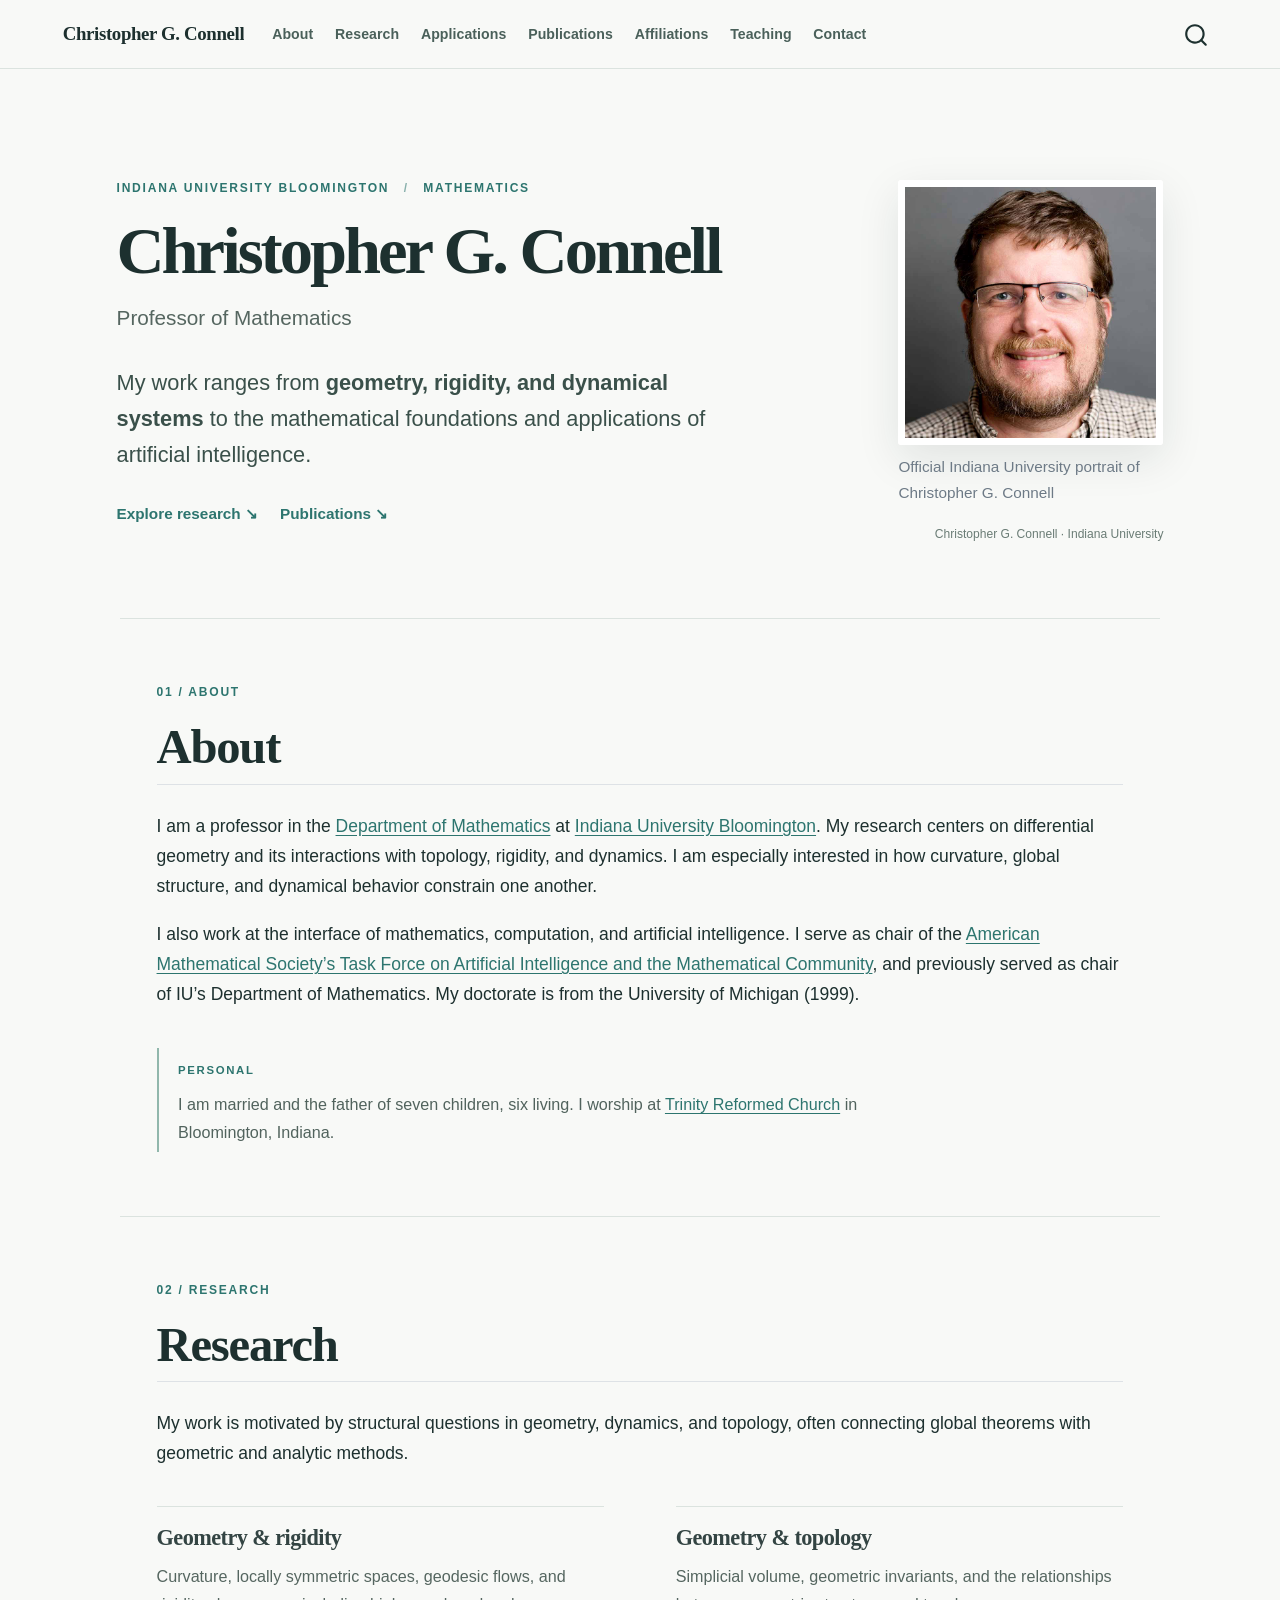
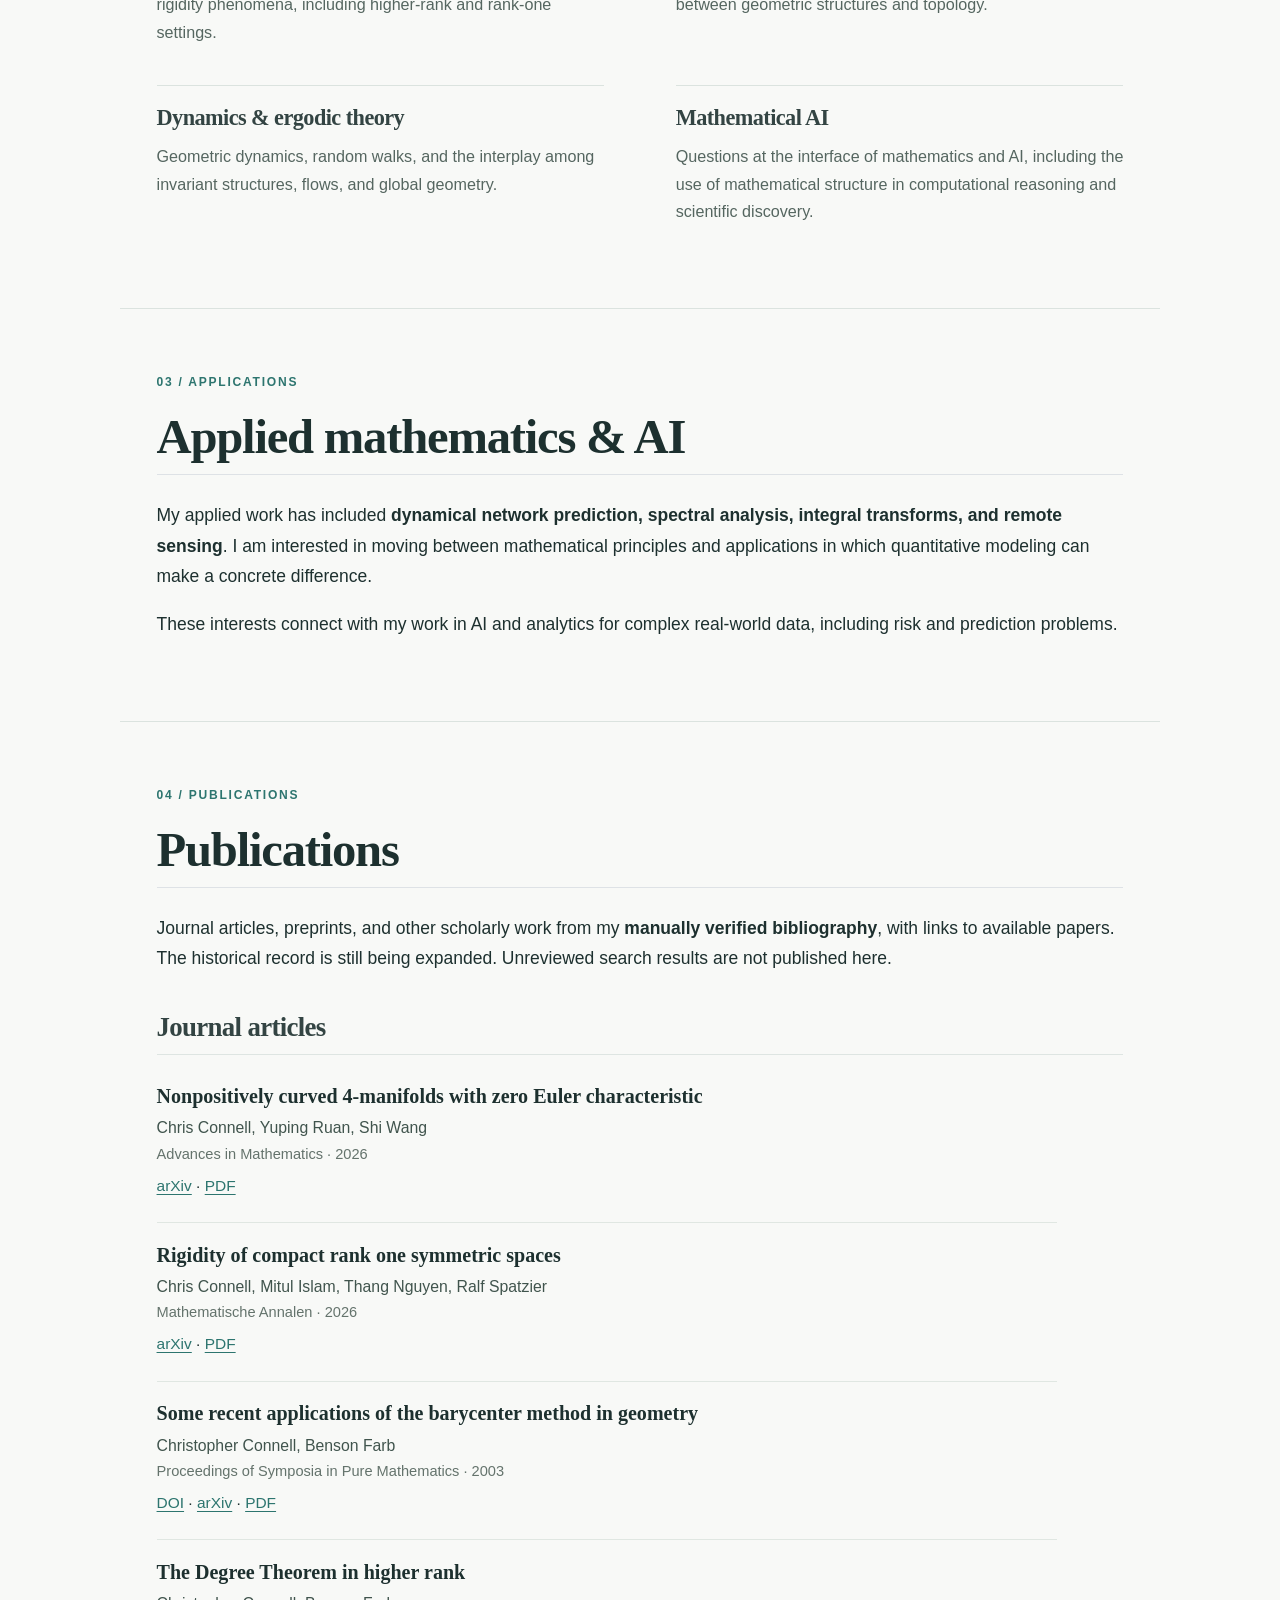
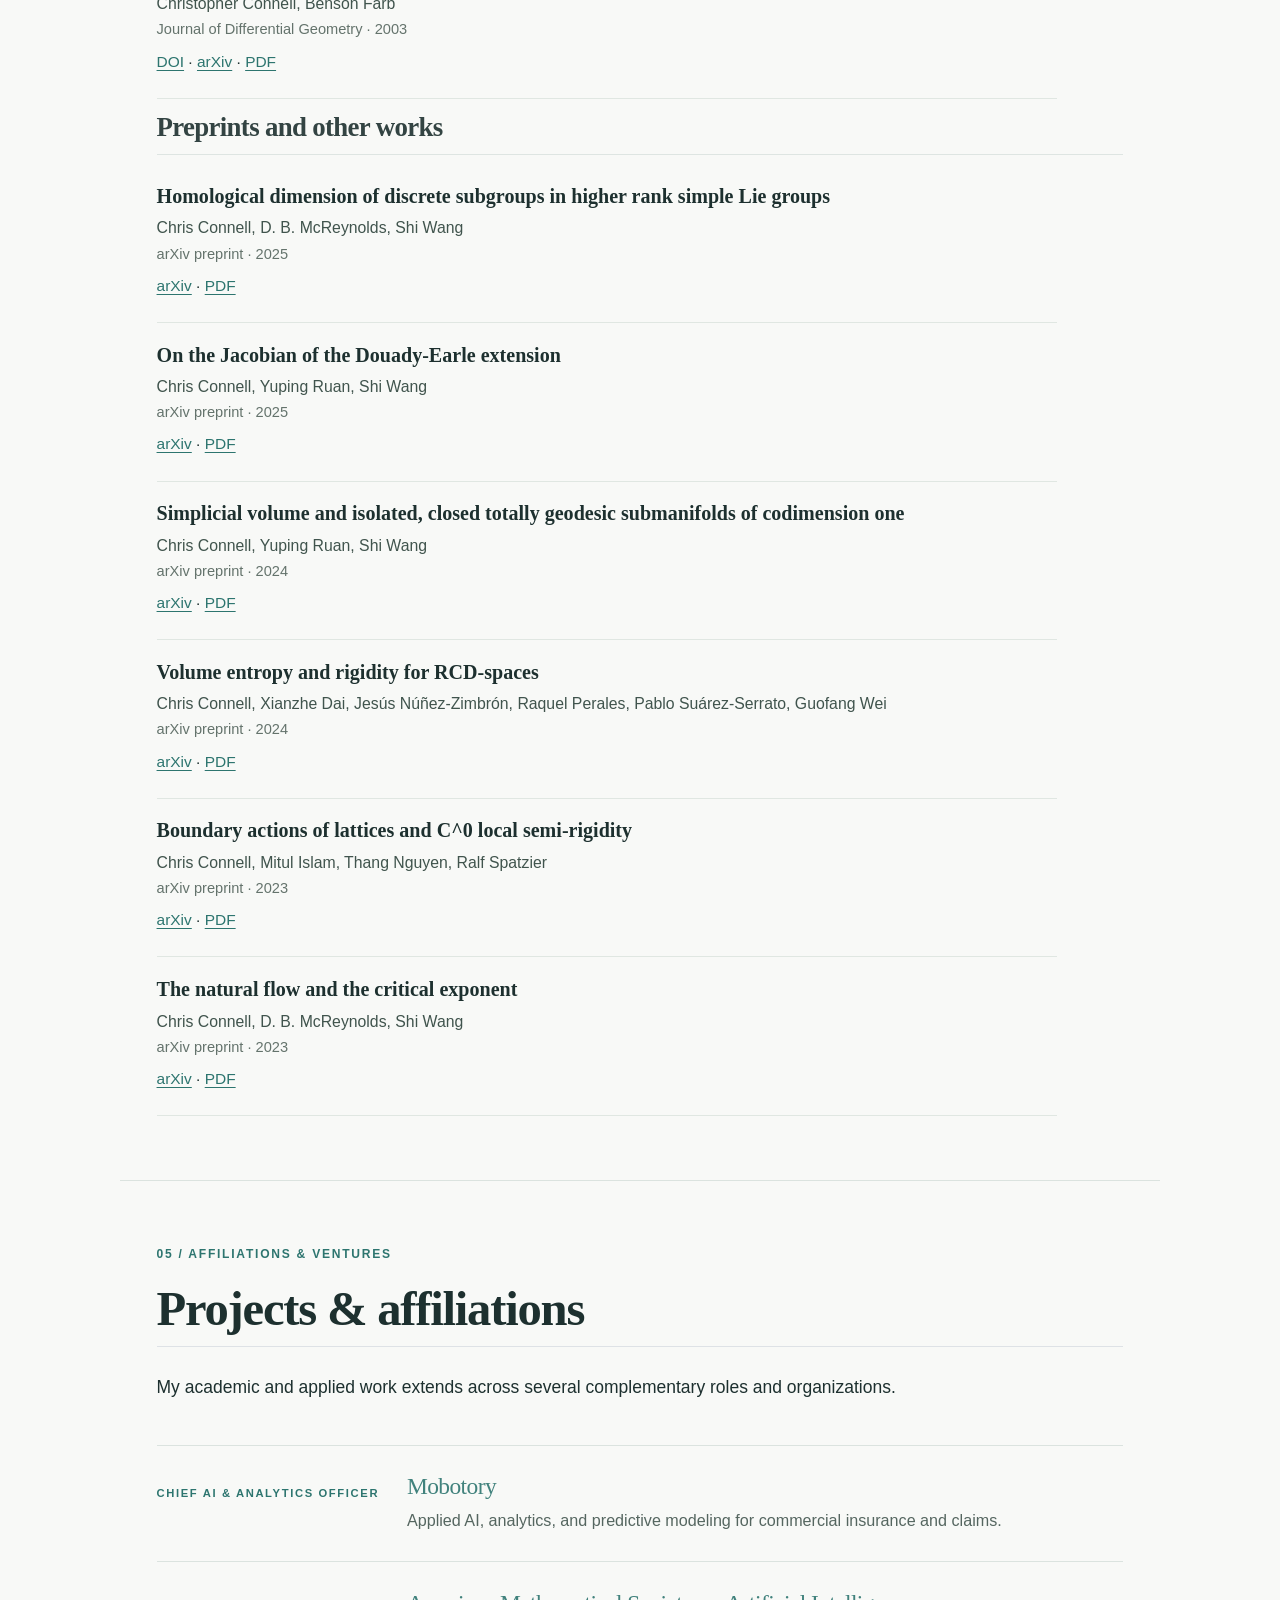
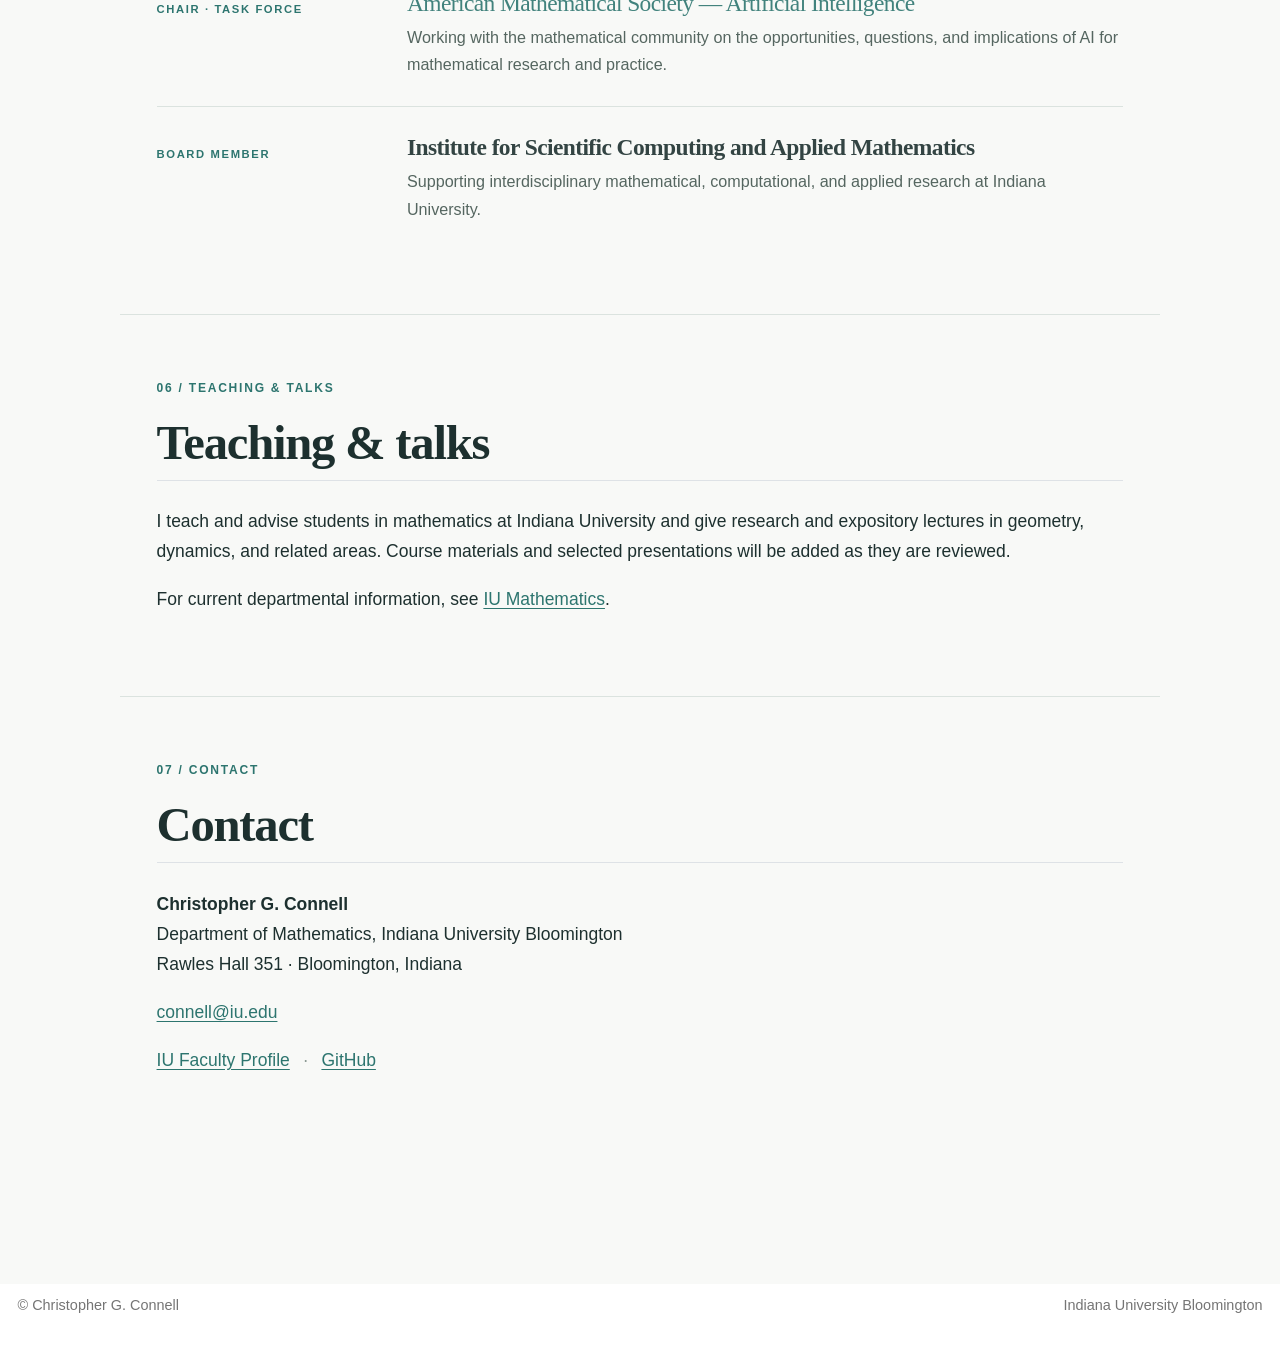
<file: site/index.html>
<!DOCTYPE html>
<html xmlns="http://www.w3.org/1999/xhtml" lang="en" xml:lang="en"><head>

<meta charset="utf-8">
<meta name="generator" content="quarto-1.11.9">

<meta name="viewport" content="width=device-width, initial-scale=1.0, user-scalable=yes">

<meta name="description" content="Christopher G. Connell — mathematics, geometry, dynamics, artificial intelligence, publications, and affiliations.">

<title>Christopher G. Connell</title>
<style>
/* Default styles provided by pandoc.
** See https://pandoc.org/MANUAL.html#variables-for-html for config info.
*/
span.smallcaps{font-variant: small-caps;}
div.columns{display: flex; gap: 1.5em;}
div.column{flex: auto;}
@media screen {
div.columns{gap: min(4vw, 1.5em);}
div.column{overflow-x: auto;}
}
div.hanging-indent{margin-left: 1.5em; text-indent: -1.5em;}
ul.task-list{list-style: none;}
ul.task-list li input[type="checkbox"] {
  width: 0.8em;
  margin: 0 0.8em 0.2em -1em; /* quarto-specific, see https://github.com/quarto-dev/quarto-cli/issues/4556 */ 
  vertical-align: middle;
}
</style>


<script src="site_libs/quarto-nav/quarto-nav.js"></script>
<script src="site_libs/clipboard/clipboard.min.js"></script>
<script src="site_libs/quarto-search/autocomplete.umd.js"></script>
<script src="site_libs/quarto-search/fuse.min.js"></script>
<script src="site_libs/quarto-search/quarto-search.js"></script>
<meta name="quarto:offset" content="./">
<link href="./assets/favicon.svg" rel="icon" type="image/svg+xml">
<script src="site_libs/quarto-html/quarto.js" type="module"></script>
<script src="site_libs/quarto-html/tabsets/tabsets.js" type="module"></script>
<script src="site_libs/quarto-html/scrollable-regions/scrollable-regions.js" type="module"></script>
<script src="site_libs/quarto-html/popper.min.js"></script>
<script src="site_libs/quarto-html/tippy.umd.min.js"></script>
<link href="site_libs/quarto-html/tippy.css" rel="stylesheet">
<link href="site_libs/quarto-html/quarto-syntax-highlighting-63b5708e65d6cd79cd7618c58d0c21e7.css" rel="stylesheet" id="quarto-text-highlighting-styles">
<script src="site_libs/bootstrap/bootstrap.min.js"></script>
<link href="site_libs/bootstrap/bootstrap-icons.css" rel="stylesheet">
<link href="site_libs/bootstrap/bootstrap-187c3ec7aaef7da1c037320ade6b8c5c.min.css" rel="stylesheet" append-hash="true" id="quarto-bootstrap" data-mode="light">
<script id="quarto-search-options" type="application/json">{
  "location": "navbar",
  "copy-button": false,
  "collapse-after": 3,
  "panel-placement": "end",
  "type": "overlay",
  "limit": 50,
  "keyboard-shortcut": [
    "f",
    "/",
    "s"
  ],
  "show-item-context": false,
  "language": {
    "search-no-results-text": "No results",
    "search-matching-documents-text": "matching documents",
    "search-copy-link-title": "Copy link to search",
    "search-hide-matches-text": "Hide additional matches",
    "search-more-match-text": "more match in this document",
    "search-more-matches-text": "more matches in this document",
    "search-clear-button-title": "Clear",
    "search-text-placeholder": "",
    "search-detached-cancel-button-title": "Cancel",
    "search-submit-button-title": "Submit",
    "search-label": "Search"
  }
}</script>
<style>html{ scroll-behavior: smooth; }</style>


<link rel="stylesheet" href="styles.css">
</head>

<body class="nav-fixed quarto-light"><a id="quarto-skip-link" class="visually-hidden-focusable" href="#quarto-document-content">Skip to main content</a>

<div id="quarto-search-results"></div>
  <header id="quarto-header" class="headroom fixed-top">
    <nav class="navbar navbar-expand-lg " data-bs-theme="dark" aria-label="Site">
      <div class="navbar-container container-fluid">
      <div class="navbar-brand-container mx-auto">
    <a class="navbar-brand" href="./index.html">
    <span class="navbar-title">Christopher G. Connell</span>
    </a>
  </div>
          <button class="navbar-toggler" type="button" data-bs-toggle="collapse" data-bs-target="#navbarCollapse" aria-controls="navbarCollapse" aria-expanded="false" aria-label="Toggle navigation" onclick="if (window.quartoToggleHeadroom) { window.quartoToggleHeadroom(); }">
  <span class="navbar-toggler-icon"></span>
</button>
          <div class="collapse navbar-collapse" id="navbarCollapse">
            <ul class="navbar-nav navbar-nav-scroll me-auto">
  <li class="nav-item">
    <a class="nav-link" href="./index.html#about"> 
<span class="menu-text">About</span></a>
  </li>  
  <li class="nav-item">
    <a class="nav-link" href="./index.html#research"> 
<span class="menu-text">Research</span></a>
  </li>  
  <li class="nav-item">
    <a class="nav-link" href="./index.html#applications"> 
<span class="menu-text">Applications</span></a>
  </li>  
  <li class="nav-item">
    <a class="nav-link" href="./index.html#publications"> 
<span class="menu-text">Publications</span></a>
  </li>  
  <li class="nav-item">
    <a class="nav-link" href="./index.html#affiliations"> 
<span class="menu-text">Affiliations</span></a>
  </li>  
  <li class="nav-item">
    <a class="nav-link" href="./index.html#teaching"> 
<span class="menu-text">Teaching</span></a>
  </li>  
  <li class="nav-item">
    <a class="nav-link" href="./index.html#contact"> 
<span class="menu-text">Contact</span></a>
  </li>  
</ul>
          </div> <!-- /navcollapse -->
            <div class="quarto-navbar-tools">
</div>
            <div id="quarto-search" class="" title="Search"></div>
      </div> <!-- /container-fluid -->
    </nav>
</header>
<!-- content -->
<div id="quarto-content" class="quarto-container page-columns page-rows-contents page-layout-full page-navbar">
<!-- sidebar -->
<!-- margin-sidebar -->
    
<!-- main -->
<main class="content column-page" id="quarto-document-content" tabindex="-1"><header id="title-block-header" class="quarto-title-block"></header>




<div class="intro-grid">
<div class="intro-copy">
<p><span class="intro-kicker">INDIANA UNIVERSITY BLOOMINGTON <span aria-hidden="true">/</span> MATHEMATICS</span></p>
<h1>
Christopher G. Connell
</h1>
<p class="intro-role">
Professor of Mathematics
</p>
<p>My work ranges from <strong>geometry, rigidity, and dynamical systems</strong> to the mathematical foundations and applications of artificial intelligence.</p>
<p class="intro-links">
<a href="#research">Explore research <span aria-hidden="true">↘</span></a> <a href="#publications">Publications <span aria-hidden="true">↘</span></a>
</p>
</div>
<div class="intro-photo">
<div class="quarto-figure quarto-figure-center">
<figure class="figure">
<p><img src="assets/connell-portrait.jpg" class="headshot img-fluid figure-img"></p>
<figcaption>Official Indiana University portrait of Christopher G. Connell</figcaption>
</figure>
</div>
<p><span class="photo-caption">Christopher G. Connell · Indiana University</span></p>
</div>
</div>
<div class="content-section">
<p><span class="section-kicker">01 / ABOUT</span></p>
<section id="about" class="level2">
<h2 data-anchor-id="about">About</h2>
<p>I am a professor in the <a href="https://math.indiana.edu/">Department of Mathematics</a> at <a href="https://www.indiana.edu/">Indiana University Bloomington</a>. My research centers on differential geometry and its interactions with topology, rigidity, and dynamics. I am especially interested in how curvature, global structure, and dynamical behavior constrain one another.</p>
<p>I also work at the interface of mathematics, computation, and artificial intelligence. I serve as chair of the <a href="https://www.ams.org/ai/ai">American Mathematical Society’s Task Force on Artificial Intelligence and the Mathematical Community</a>, and previously served as chair of IU’s Department of Mathematics. My doctorate is from the University of Michigan (1999).</p>
<div class="personal-note">
<p><span class="personal-label">PERSONAL</span></p>
<p>I am married and the father of seven children, six living. I worship at <a href="https://trinityreformed.org/">Trinity Reformed Church</a> in Bloomington, Indiana.</p>
</div>
</section>
</div>
<div class="content-section">
<p><span class="section-kicker">02 / RESEARCH</span></p>
<section id="research" class="level2">
<h2 data-anchor-id="research">Research</h2>
<p>My work is motivated by structural questions in geometry, dynamics, and topology, often connecting global theorems with geometric and analytic methods.</p>
<div class="topic-grid">
<section id="geometry-rigidity" class="level3 topic-entry">
<h3 data-anchor-id="geometry-rigidity">Geometry &amp; rigidity</h3>
<p>Curvature, locally symmetric spaces, geodesic flows, and rigidity phenomena, including higher-rank and rank-one settings.</p>
</section>
<section id="geometry-topology" class="level3 topic-entry">
<h3 data-anchor-id="geometry-topology">Geometry &amp; topology</h3>
<p>Simplicial volume, geometric invariants, and the relationships between geometric structures and topology.</p>
</section>
<section id="dynamics-ergodic-theory" class="level3 topic-entry">
<h3 data-anchor-id="dynamics-ergodic-theory">Dynamics &amp; ergodic theory</h3>
<p>Geometric dynamics, random walks, and the interplay among invariant structures, flows, and global geometry.</p>
</section>
<section id="mathematical-ai" class="level3 topic-entry">
<h3 data-anchor-id="mathematical-ai">Mathematical AI</h3>
<p>Questions at the interface of mathematics and AI, including the use of mathematical structure in computational reasoning and scientific discovery.</p>
</section>
</div>
</section>
</div>
<div class="content-section">
<p><span class="section-kicker">03 / APPLICATIONS</span></p>
<section id="applications" class="level2">
<h2 data-anchor-id="applications">Applied mathematics &amp; AI</h2>
<p>My applied work has included <strong>dynamical network prediction, spectral analysis, integral transforms, and remote sensing</strong>. I am interested in moving between mathematical principles and applications in which quantitative modeling can make a concrete difference.</p>
<p>These interests connect with my work in AI and analytics for complex real-world data, including risk and prediction problems.</p>
</section>
</div>
<div class="content-section">
<p><span class="section-kicker">04 / PUBLICATIONS</span></p>
<section id="publications" class="level2">
<h2 data-anchor-id="publications">Publications</h2>
<p>Journal articles, preprints, and other scholarly work from my <strong>manually verified bibliography</strong>, with links to available papers. The historical record is still being expanded. Unreviewed search results are not published here.</p>
<div class="pub-list">
<!-- Automatically generated verified publication listing. -->
<section id="journal-articles" class="level3">
<h3 data-anchor-id="journal-articles">Journal articles</h3>
<div class="publication-item">
<div class="pub-title">
Nonpositively curved 4-manifolds with zero Euler characteristic
</div>
<div class="pub-authors">
Chris Connell, Yuping Ruan, Shi Wang
</div>
<div class="pub-details">
Advances in Mathematics · 2026
</div>
<p><a href="https://arxiv.org/abs/2309.15766">arXiv</a> · <a href="https://arxiv.org/pdf/2309.15766">PDF</a></p>
</div>
<div class="publication-item">
<div class="pub-title">
Rigidity of compact rank one symmetric spaces
</div>
<div class="pub-authors">
Chris Connell, Mitul Islam, Thang Nguyen, Ralf Spatzier
</div>
<div class="pub-details">
Mathematische Annalen · 2026
</div>
<p><a href="https://arxiv.org/abs/2406.00558">arXiv</a> · <a href="https://arxiv.org/pdf/2406.00558">PDF</a></p>
</div>
<div class="publication-item">
<div class="pub-title">
Some recent applications of the barycenter method in geometry
</div>
<div class="pub-authors">
Christopher Connell, Benson Farb
</div>
<div class="pub-details">
Proceedings of Symposia in Pure Mathematics · 2003
</div>
<p><a href="https://doi.org/10.1090/pspum/071/2024628">DOI</a> · <a href="https://arxiv.org/abs/math/0204093">arXiv</a> · <a href="https://arxiv.org/pdf/math/0204093">PDF</a></p>
</div>
<div class="publication-item">
<div class="pub-title">
The Degree Theorem in higher rank
</div>
<div class="pub-authors">
Christopher Connell, Benson Farb
</div>
<div class="pub-details">
Journal of Differential Geometry · 2003
</div>
<p><a href="https://doi.org/10.4310/jdg/1090503052">DOI</a> · <a href="https://arxiv.org/abs/math/0101044">arXiv</a> · <a href="https://arxiv.org/pdf/math/0101044">PDF</a></p>
</div>
</section>
<section id="preprints-and-other-works" class="level3">
<h3 data-anchor-id="preprints-and-other-works">Preprints and other works</h3>
<div class="publication-item">
<div class="pub-title">
Homological dimension of discrete subgroups in higher rank simple Lie groups
</div>
<div class="pub-authors">
Chris Connell, D. B. McReynolds, Shi Wang
</div>
<div class="pub-details">
arXiv preprint · 2025
</div>
<p><a href="https://arxiv.org/abs/2504.18923">arXiv</a> · <a href="https://arxiv.org/pdf/2504.18923">PDF</a></p>
</div>
<div class="publication-item">
<div class="pub-title">
On the Jacobian of the Douady-Earle extension
</div>
<div class="pub-authors">
Chris Connell, Yuping Ruan, Shi Wang
</div>
<div class="pub-details">
arXiv preprint · 2025
</div>
<p><a href="https://arxiv.org/abs/2512.15032">arXiv</a> · <a href="https://arxiv.org/pdf/2512.15032">PDF</a></p>
</div>
<div class="publication-item">
<div class="pub-title">
Simplicial volume and isolated, closed totally geodesic submanifolds of codimension one
</div>
<div class="pub-authors">
Chris Connell, Yuping Ruan, Shi Wang
</div>
<div class="pub-details">
arXiv preprint · 2024
</div>
<p><a href="https://arxiv.org/abs/2410.19981">arXiv</a> · <a href="https://arxiv.org/pdf/2410.19981">PDF</a></p>
</div>
<div class="publication-item">
<div class="pub-title">
Volume entropy and rigidity for RCD-spaces
</div>
<div class="pub-authors">
Chris Connell, Xianzhe Dai, Jesús Núñez-Zimbrón, Raquel Perales, Pablo Suárez-Serrato, Guofang Wei
</div>
<div class="pub-details">
arXiv preprint · 2024
</div>
<p><a href="https://arxiv.org/abs/2411.04327">arXiv</a> · <a href="https://arxiv.org/pdf/2411.04327">PDF</a></p>
</div>
<div class="publication-item">
<div class="pub-title">
Boundary actions of lattices and C^0 local semi-rigidity
</div>
<div class="pub-authors">
Chris Connell, Mitul Islam, Thang Nguyen, Ralf Spatzier
</div>
<div class="pub-details">
arXiv preprint · 2023
</div>
<p><a href="https://arxiv.org/abs/2303.00543">arXiv</a> · <a href="https://arxiv.org/pdf/2303.00543">PDF</a></p>
</div>
<div class="publication-item">
<div class="pub-title">
The natural flow and the critical exponent
</div>
<div class="pub-authors">
Chris Connell, D. B. McReynolds, Shi Wang
</div>
<div class="pub-details">
arXiv preprint · 2023
</div>
<p><a href="https://arxiv.org/abs/2302.12665">arXiv</a> · <a href="https://arxiv.org/pdf/2302.12665">PDF</a></p>
</div>
</section>
</div>
</section>
</div>
<div class="content-section">
<p><span class="section-kicker">05 / AFFILIATIONS &amp; VENTURES</span></p>
<section id="affiliations" class="level2">
<h2 data-anchor-id="affiliations">Projects &amp; affiliations</h2>
<p>My academic and applied work extends across several complementary roles and organizations.</p>
<div class="affiliation-list">
<div class="affiliation-entry">
<p><span class="affiliation-role">CHIEF AI &amp; ANALYTICS OFFICER</span></p>
<section id="mobotory" class="level3">
<h3 data-anchor-id="mobotory"><a href="https://mobotory.com/">Mobotory</a></h3>
<p>Applied AI, analytics, and predictive modeling for commercial insurance and claims.</p>
</section>
</div>
<div class="affiliation-entry">
<p><span class="affiliation-role">CHAIR · TASK FORCE</span></p>
<section id="american-mathematical-society-artificial-intelligence" class="level3">
<h3 data-anchor-id="american-mathematical-society-artificial-intelligence"><a href="https://www.ams.org/ai/ai">American Mathematical Society — Artificial Intelligence</a></h3>
<p>Working with the mathematical community on the opportunities, questions, and implications of AI for mathematical research and practice.</p>
</section>
</div>
<div class="affiliation-entry">
<p><span class="affiliation-role">BOARD MEMBER</span></p>
<section id="institute-for-scientific-computing-and-applied-mathematics" class="level3">
<h3 data-anchor-id="institute-for-scientific-computing-and-applied-mathematics">Institute for Scientific Computing and Applied Mathematics</h3>
<p>Supporting interdisciplinary mathematical, computational, and applied research at Indiana University.</p>
</section>
</div>
</div>
</section>
</div>
<div class="content-section">
<p><span class="section-kicker">06 / TEACHING &amp; TALKS</span></p>
<section id="teaching" class="level2">
<h2 data-anchor-id="teaching">Teaching &amp; talks</h2>
<p>I teach and advise students in mathematics at Indiana University and give research and expository lectures in geometry, dynamics, and related areas. Course materials and selected presentations will be added as they are reviewed.</p>
<p>For current departmental information, see <a href="https://math.indiana.edu/">IU Mathematics</a>.</p>
</section>
</div>
<div class="content-section contact-section">
<p><span class="section-kicker">07 / CONTACT</span></p>
<section id="contact" class="level2">
<h2 data-anchor-id="contact">Contact</h2>
<p><strong>Christopher G. Connell</strong><br>
Department of Mathematics, Indiana University Bloomington<br>
Rawles Hall 351 · Bloomington, Indiana</p>
<p><a href="mailto:connell@iu.edu">connell@iu.edu</a></p>
<p><a href="https://math.indiana.edu/about/faculty/connell-chris.html">IU Faculty Profile</a> <span class="separator-dot" aria-hidden="true">·</span> <a href="https://github.com/chris-connell">GitHub</a></p>
</section>
</div>



</main> <!-- /main -->
<script id="quarto-html-after-body" type="application/javascript">
  window.document.addEventListener("DOMContentLoaded", function (event) {
    const isCodeAnnotation = (el) => {
      for (const clz of el.classList) {
        if (clz.startsWith('code-annotation-')) {                     
          return true;
        }
      }
      return false;
    }
    const onCopySuccess = function(e) {
      // button target
      const button = e.trigger;
      // don't keep focus
      button.blur();
      // flash "checked"
      button.classList.add('code-copy-button-checked');
      var currentTitle = button.getAttribute("title");
      button.setAttribute("title", "Copied!");
      let tooltip;
      if (window.bootstrap) {
        button.setAttribute("data-bs-toggle", "tooltip");
        button.setAttribute("data-bs-placement", "left");
        button.setAttribute("data-bs-title", "Copied!");
        tooltip = new bootstrap.Tooltip(button, 
          { trigger: "manual", 
            customClass: "code-copy-button-tooltip",
            offset: [0, -8]});
        tooltip.show();    
      }
      setTimeout(function() {
        if (tooltip) {
          tooltip.hide();
          button.removeAttribute("data-bs-title");
          button.removeAttribute("data-bs-toggle");
          button.removeAttribute("data-bs-placement");
        }
        button.setAttribute("title", currentTitle);
        button.classList.remove('code-copy-button-checked');
      }, 1000);
      // clear code selection
      e.clearSelection();
    }
    const getTextToCopy = function(trigger) {
      const outerScaffold = trigger.parentElement.cloneNode(true);
      const codeEl = outerScaffold.querySelector('code');
      for (const childEl of codeEl.children) {
        if (isCodeAnnotation(childEl)) {
          childEl.remove();
        }
      }
      return codeEl.innerText;
    }
    const clipboard = new window.ClipboardJS('.code-copy-button:not([data-in-quarto-modal])', {
      text: getTextToCopy
    });
    clipboard.on('success', onCopySuccess);
    if (window.document.getElementById('quarto-embedded-source-code-modal')) {
      const clipboardModal = new window.ClipboardJS('.code-copy-button[data-in-quarto-modal]', {
        text: getTextToCopy,
        container: window.document.getElementById('quarto-embedded-source-code-modal')
      });
      clipboardModal.on('success', onCopySuccess);
    }
      var localhostRegex = new RegExp(/^(?:http|https):\/\/localhost\:?[0-9]*\//);
      var mailtoRegex = new RegExp(/^mailto:/);
        var filterRegex = new RegExp("https:\/\/chris-connell\.github\.io");
      const newWindowLabel = "(opens in a new tab)";
      const newWindowNoteId = "quarto-ext-newwindow-label";
      // Links reference one hidden label through aria-describedby, so the
      // announcement never changes their accessible name.
      var describeNewWindow = (link) => {
        if (!window.document.getElementById(newWindowNoteId)) {
          var newWindowNote = window.document.createElement("span");
          newWindowNote.id = newWindowNoteId;
          newWindowNote.hidden = true;
          newWindowNote.textContent = newWindowLabel;
          window.document.body.appendChild(newWindowNote);
        }
        var describedBy = (link.getAttribute("aria-describedby") || "").split(/\s+/).filter(Boolean);
        if (!describedBy.includes(newWindowNoteId)) {
          describedBy.push(newWindowNoteId);
          link.setAttribute("aria-describedby", describedBy.join(" "));
        }
      }
      var isInternal = (href) => {
          return filterRegex.test(href) || localhostRegex.test(href) || mailtoRegex.test(href);
      }
      // Inspect non-navigation links and adorn them if external
      window.quartoDecorateExternalLinks = function (root) {
     var links = (root || window.document).querySelectorAll('a[href]:not(.nav-link):not(.navbar-brand):not(.toc-action):not(.sidebar-link):not(.sidebar-item-toggle):not(.pagination-link):not(.no-external):not([aria-hidden]):not(.dropdown-item):not(.quarto-navigation-tool):not(.about-link)');
      for (var i=0; i<links.length; i++) {
        const link = links[i];
        if (!isInternal(link.href)) {
          // undo the damage that might have been done by quarto-nav.js in the case of
          // links that we want to consider external
          if (link.dataset.originalHref !== undefined) {
            link.href = link.dataset.originalHref;
          }
            // target, if specified
            link.setAttribute("target", "_blank");
            if (link.getAttribute("rel") === null) {
              link.setAttribute("rel", "noopener");
            }
            describeNewWindow(link);
          if (!link.classList.contains('no-external-icon')) {
          }
        }
      }
      };
      window.quartoDecorateExternalLinks(window.document);
    // Esc closes the popup (WCAG 1.4.13) and focus leaving both trigger and
    // popup closes it (WCAG 2.4.11); tippy handles neither for interactive popups.
    const hideOnEscAndFocusOut = {
      name: 'hideOnEscAndFocusOut',
      defaultValue: true,
      fn(instance) {
        const dismiss = () => {
          // A show scheduled by the trigger delay would otherwise reopen it
          instance.clearDelayTimeouts();
          instance.hide();
        };
        const onKeyDown = (event) => {
          if (event.key !== 'Escape') {
            return;
          }
          // Keep Esc from also reaching page handlers (e.g. reveal.js overview),
          // except an open reveal.js slide menu, which Esc should close too.
          // The menu handles keys only when its keyboard option is on.
          const menuHandlesEsc = window.Reveal?.getPlugin?.('menu')?.isOpen() &&
            window.Reveal.getConfig().menu?.keyboard !== false;
          if (!menuHandlesEsc) {
            event.stopPropagation();
          }
          if (instance.popper.contains(window.document.activeElement)) {
            // Disabled while refocusing so the focus trigger does not reopen it
            instance.disable();
            instance.reference.focus();
            instance.enable();
          }
          dismiss();
        };
        const onFocusOut = (event) => {
          const target = event.relatedTarget;
          if (target && !instance.reference.contains(target) &&
              !instance.popper.contains(target)) {
            dismiss();
          }
        };
        // On the trigger too: a click trigger (code-annotations: select) has no
        // blur handling. Attached for the instance's lifetime so leaving the
        // trigger also cancels a show still pending on the trigger delay.
        instance.reference.addEventListener('focusout', onFocusOut);
        return {
          onShow() {
            window.document.addEventListener('keydown', onKeyDown, true);
            instance.popper.addEventListener('focusout', onFocusOut);
          },
          onHide() {
            window.document.removeEventListener('keydown', onKeyDown, true);
            instance.popper.removeEventListener('focusout', onFocusOut);
          },
          onDestroy() {
            instance.reference.removeEventListener('focusout', onFocusOut);
          },
        };
      },
    };
    function tippyHover(el, contentFn, onTriggerFn, onUntriggerFn) {
      const config = {
        allowHTML: true,
        maxWidth: 500,
        delay: 100,
        arrow: false,
        appendTo: function(el) {
            return el.parentElement;
        },
        interactive: true,
        interactiveBorder: 10,
        theme: 'quarto',
        placement: 'bottom-start',
        plugins: [hideOnEscAndFocusOut],
      };
      if (contentFn) {
        config.content = contentFn;
      }
      if (onTriggerFn) {
        config.onTrigger = onTriggerFn;
      }
      if (onUntriggerFn) {
        config.onUntrigger = onUntriggerFn;
      }
      window.tippy(el, config); 
    }
    const noterefs = window.document.querySelectorAll('a[role="doc-noteref"]');
    for (var i=0; i<noterefs.length; i++) {
      const ref = noterefs[i];
      tippyHover(ref, function() {
        // use id or data attribute instead here
        let href = ref.getAttribute('data-footnote-href') || ref.getAttribute('href');
        try { href = new URL(href).hash; } catch {}
        const id = href.replace(/^#\/?/, "");
        const note = window.document.getElementById(id);
        if (note) {
          return note.innerHTML;
        } else {
          return "";
        }
      });
    }
    const xrefs = window.document.querySelectorAll('a.quarto-xref');
    const processXRef = (id, note) => {
      // Strip column container classes
      const stripColumnClz = (el) => {
        el.classList.remove("page-full", "page-columns");
        if (el.children) {
          for (const child of el.children) {
            stripColumnClz(child);
          }
        }
      }
      stripColumnClz(note)
      if (id === null || id.startsWith('sec-')) {
        // Special case sections, only their first couple elements
        const container = document.createElement("div");
        if (note.children && note.children.length > 2) {
          container.appendChild(note.children[0].cloneNode(true));
          for (let i = 1; i < note.children.length; i++) {
            const child = note.children[i];
            if (child.tagName === "P" && child.innerText === "") {
              continue;
            } else {
              container.appendChild(child.cloneNode(true));
              break;
            }
          }
          if (window.Quarto?.typesetMath) {
            window.Quarto.typesetMath(container);
          }
          return container.innerHTML
        } else {
          if (window.Quarto?.typesetMath) {
            window.Quarto.typesetMath(note);
          }
          return note.innerHTML;
        }
      } else {
        // Remove any anchor links if they are present
        const anchorLink = note.querySelector('a.anchorjs-link');
        if (anchorLink) {
          anchorLink.remove();
        }
        if (window.Quarto?.typesetMath) {
          window.Quarto.typesetMath(note);
        }
        if (note.classList.contains("callout")) {
          return note.outerHTML;
        } else {
          return note.innerHTML;
        }
      }
    }
    for (var i=0; i<xrefs.length; i++) {
      const xref = xrefs[i];
      tippyHover(xref, undefined, function(instance) {
        instance.disable();
        let url = xref.getAttribute('href');
        let hash = undefined; 
        if (url.startsWith('#')) {
          hash = url;
        } else {
          try { hash = new URL(url).hash; } catch {}
        }
        if (hash) {
          const id = hash.replace(/^#\/?/, "");
          const note = window.document.getElementById(id);
          if (note !== null) {
            try {
              const html = processXRef(id, note.cloneNode(true));
              instance.setContent(html);
            } finally {
              instance.enable();
              instance.show();
            }
          } else {
            // See if we can fetch this
            fetch(url.split('#')[0])
            .then(res => res.text())
            .then(html => {
              const parser = new DOMParser();
              const htmlDoc = parser.parseFromString(html, "text/html");
              const note = htmlDoc.getElementById(id);
              if (note !== null) {
                const html = processXRef(id, note);
                instance.setContent(html);
              } 
            }).finally(() => {
              instance.enable();
              instance.show();
            });
          }
        } else {
          // See if we can fetch a full url (with no hash to target)
          // This is a special case and we should probably do some content thinning / targeting
          fetch(url)
          .then(res => res.text())
          .then(html => {
            const parser = new DOMParser();
            const htmlDoc = parser.parseFromString(html, "text/html");
            const note = htmlDoc.querySelector('main.content');
            if (note !== null) {
              // This should only happen for chapter cross references
              // (since there is no id in the URL)
              // remove the first header
              if (note.children.length > 0 && note.children[0].tagName === "HEADER") {
                note.children[0].remove();
              }
              const html = processXRef(null, note);
              instance.setContent(html);
            } 
          }).finally(() => {
            instance.enable();
            instance.show();
          });
        }
      }, function(instance) {
      });
    }
        let selectedAnnoteEl;
        const selectorForAnnotation = ( cell, annotation) => {
          let cellAttr = 'data-code-cell="' + cell + '"';
          let lineAttr = 'data-code-annotation="' +  annotation + '"';
          const selector = 'span[' + cellAttr + '][' + lineAttr + ']';
          return selector;
        }
        const selectCodeLines = (annoteEl) => {
          const doc = window.document;
          const targetCell = annoteEl.getAttribute("data-target-cell");
          const targetAnnotation = annoteEl.getAttribute("data-target-annotation");
          const annoteSpan = window.document.querySelector(selectorForAnnotation(targetCell, targetAnnotation));
          const lines = annoteSpan.getAttribute("data-code-lines").split(",");
          const lineIds = lines.map((line) => {
            return targetCell + "-" + line;
          })
          // Each band is positioned against its own containing block, which is
          // not the offsetParent of the lines, so place it from client rects.
          const placeBand = (band, firstEl, lastEl, codeBlock) => {
            const container = band.offsetParent;
            if (container === null) {
              return;
            }
            const containerRect = container.getBoundingClientRect();
            // Reveal.js scales slides with a transform, so convert client
            // pixels back to the CSS pixels of the container.
            const scale = containerRect.height / container.offsetHeight || 1;
            const firstRect = firstEl.getBoundingClientRect();
            const lastRect = lastEl.getBoundingClientRect();
            const top = (firstRect.top - containerRect.top) / scale - container.clientTop + container.scrollTop;
            const height = (lastRect.bottom - firstRect.top) / scale;
            band.style.top = top - 2 + "px";
            band.style.height = height + 4 + "px";
            if (codeBlock) {
              // Without the copy button wrapper, the containing block is wider
              // than the code block, so span the code block explicitly.
              const blockRect = codeBlock.getBoundingClientRect();
              band.style.left = (blockRect.left - containerRect.left) / scale - container.clientLeft + container.scrollLeft + "px";
              band.style.width = blockRect.width / scale + "px";
            }
          };
          if (lineIds.length > 0) {
            const el = window.document.getElementById(lineIds[0]);
            const lastEl = window.document.getElementById(lineIds[lineIds.length - 1]);
            const parent = el.parentElement.parentElement;
            // cook up a div (if necessary) and position it
            let div = window.document.getElementById("code-annotation-line-highlight");
            if (div === null) {
              div = window.document.createElement("div");
              div.setAttribute("id", "code-annotation-line-highlight");
              div.style.position = 'absolute';
              parent.appendChild(div);
            }
            placeBand(div, el, lastEl, parent.closest("div.sourceCode") || parent);
            let gutterDiv = window.document.getElementById("code-annotation-line-highlight-gutter");
            if (gutterDiv === null) {
              gutterDiv = window.document.createElement("div");
              gutterDiv.setAttribute("id", "code-annotation-line-highlight-gutter");
              gutterDiv.style.position = 'absolute';
              const codeCell = window.document.getElementById(targetCell);
              const gutter = codeCell.querySelector('.code-annotation-gutter');
              gutter.appendChild(gutterDiv);
            }
            placeBand(gutterDiv, el, lastEl);
            selectedAnnoteEl = annoteEl;
          }
        };
        const unselectCodeLines = () => {
          const elementsIds = ["code-annotation-line-highlight", "code-annotation-line-highlight-gutter"];
          elementsIds.forEach((elId) => {
            const div = window.document.getElementById(elId);
            if (div) {
              div.remove();
            }
          });
          selectedAnnoteEl = undefined;
        };
          // Handle positioning of the toggle
      window.addEventListener(
        "resize",
        throttle(() => {
          elRect = undefined;
          if (selectedAnnoteEl) {
            selectCodeLines(selectedAnnoteEl);
          }
        }, 10)
      );
      function throttle(fn, ms) {
      let throttle = false;
      let timer;
        return (...args) => {
          if(!throttle) { // first call gets through
              fn.apply(this, args);
              throttle = true;
          } else { // all the others get throttled
              if(timer) clearTimeout(timer); // cancel #2
              timer = setTimeout(() => {
                fn.apply(this, args);
                timer = throttle = false;
              }, ms);
          }
        };
      }
        // Attach click handler to the DT
        const annoteDls = window.document.querySelectorAll('dt[data-target-cell]');
        for (const annoteDlNode of annoteDls) {
          annoteDlNode.addEventListener('click', (event) => {
            const clickedEl = event.target;
            if (clickedEl !== selectedAnnoteEl) {
              unselectCodeLines();
              const activeEl = window.document.querySelector('dt[data-target-cell].code-annotation-active');
              if (activeEl) {
                activeEl.classList.remove('code-annotation-active');
              }
              selectCodeLines(clickedEl);
              clickedEl.classList.add('code-annotation-active');
            } else {
              // Unselect the line
              unselectCodeLines();
              clickedEl.classList.remove('code-annotation-active');
            }
          });
        }
    const findCites = (el) => {
      const parentEl = el.parentElement;
      if (parentEl) {
        const cites = parentEl.dataset.cites;
        if (cites) {
          return {
            el,
            cites: cites.split(' ')
          };
        } else {
          return findCites(el.parentElement)
        }
      } else {
        return undefined;
      }
    };
    var bibliorefs = window.document.querySelectorAll('a[role="doc-biblioref"]');
    for (var i=0; i<bibliorefs.length; i++) {
      const ref = bibliorefs[i];
      const citeInfo = findCites(ref);
      if (citeInfo) {
        tippyHover(citeInfo.el, function() {
          var popup = window.document.createElement('div');
          citeInfo.cites.forEach(function(cite) {
            var citeDiv = window.document.createElement('div');
            citeDiv.classList.add('hanging-indent');
            citeDiv.classList.add('csl-entry');
            var biblioDiv = window.document.getElementById('ref-' + cite);
            if (biblioDiv) {
              citeDiv.innerHTML = biblioDiv.innerHTML;
            }
            popup.appendChild(citeDiv);
          });
          return popup.innerHTML;
        });
      }
    }
  });
  </script>
  <script type="application/javascript">
  window.quartoScrollableRegionsLabels = {"code":"Scrollable code","output":"Scrollable output"};
  </script>
</div> <!-- /content -->
<footer class="footer">
  <div class="nav-footer">
    <div class="nav-footer-left">
<p>© Christopher G. Connell</p>
</div>   
    <div class="nav-footer-center">
      &nbsp;
    </div>
    <div class="nav-footer-right">
<p>Indiana University Bloomington</p>
</div>
  </div>
</footer>




<script src="site_libs/quarto-html/zenscroll-min.js"></script>
</body></html>
</file>
<file: site/site_libs/quarto-html/tippy.css>
.tippy-box[data-animation=fade][data-state=hidden]{opacity:0}[data-tippy-root]{max-width:calc(100vw - 10px)}.tippy-box{position:relative;background-color:#333;color:#fff;border-radius:4px;font-size:14px;line-height:1.4;white-space:normal;outline:0;transition-property:transform,visibility,opacity}.tippy-box[data-placement^=top]>.tippy-arrow{bottom:0}.tippy-box[data-placement^=top]>.tippy-arrow:before{bottom:-7px;left:0;border-width:8px 8px 0;border-top-color:initial;transform-origin:center top}.tippy-box[data-placement^=bottom]>.tippy-arrow{top:0}.tippy-box[data-placement^=bottom]>.tippy-arrow:before{top:-7px;left:0;border-width:0 8px 8px;border-bottom-color:initial;transform-origin:center bottom}.tippy-box[data-placement^=left]>.tippy-arrow{right:0}.tippy-box[data-placement^=left]>.tippy-arrow:before{border-width:8px 0 8px 8px;border-left-color:initial;right:-7px;transform-origin:center left}.tippy-box[data-placement^=right]>.tippy-arrow{left:0}.tippy-box[data-placement^=right]>.tippy-arrow:before{left:-7px;border-width:8px 8px 8px 0;border-right-color:initial;transform-origin:center right}.tippy-box[data-inertia][data-state=visible]{transition-timing-function:cubic-bezier(.54,1.5,.38,1.11)}.tippy-arrow{width:16px;height:16px;color:#333}.tippy-arrow:before{content:"";position:absolute;border-color:transparent;border-style:solid}.tippy-content{position:relative;padding:5px 9px;z-index:1}
</file>
<file: site/site_libs/quarto-html/quarto-syntax-highlighting-63b5708e65d6cd79cd7618c58d0c21e7.css>
/* quarto syntax highlight colors */
:root {
  --quarto-hl-ot-color: #003B4F;
  --quarto-hl-at-color: #657422;
  --quarto-hl-ss-color: #20794D;
  --quarto-hl-an-color: #5E5E5E;
  --quarto-hl-fu-color: #4758AB;
  --quarto-hl-st-color: #20794D;
  --quarto-hl-cf-color: #003B4F;
  --quarto-hl-op-color: #5E5E5E;
  --quarto-hl-er-color: #AD0000;
  --quarto-hl-bn-color: #AD0000;
  --quarto-hl-al-color: #AD0000;
  --quarto-hl-va-color: #111111;
  --quarto-hl-bu-color: inherit;
  --quarto-hl-ex-color: inherit;
  --quarto-hl-pp-color: #AD0000;
  --quarto-hl-in-color: #5E5E5E;
  --quarto-hl-vs-color: #20794D;
  --quarto-hl-wa-color: #5E5E5E;
  --quarto-hl-do-color: #5E5E5E;
  --quarto-hl-im-color: #00769E;
  --quarto-hl-ch-color: #20794D;
  --quarto-hl-dt-color: #AD0000;
  --quarto-hl-fl-color: #AD0000;
  --quarto-hl-co-color: #5E5E5E;
  --quarto-hl-cv-color: #5E5E5E;
  --quarto-hl-cn-color: #8f5902;
  --quarto-hl-sc-color: #5E5E5E;
  --quarto-hl-dv-color: #AD0000;
  --quarto-hl-kw-color: #003B4F;
}

/* other quarto variables */
:root {
  --quarto-font-monospace: SFMono-Regular, Menlo, Monaco, Consolas, "Liberation Mono", "Courier New", monospace;
}

/* syntax highlight based on Pandoc's rules */
pre > code.sourceCode > span {
  color: #003B4F;
}

code.sourceCode > span {
  color: #003B4F;
}

div.sourceCode,
div.sourceCode pre.sourceCode {
  color: #003B4F;
}

/* Normal */
code span {
  color: #003B4F;
}

/* Alert */
code span.al {
  color: #AD0000;
  font-style: inherit;
}

/* Annotation */
code span.an {
  color: #5E5E5E;
  font-style: inherit;
}

/* Attribute */
code span.at {
  color: #657422;
  font-style: inherit;
}

/* BaseN */
code span.bn {
  color: #AD0000;
  font-style: inherit;
}

/* BuiltIn */
code span.bu {
  font-style: inherit;
}

/* ControlFlow */
code span.cf {
  color: #003B4F;
  font-weight: bold;
  font-style: inherit;
}

/* Char */
code span.ch {
  color: #20794D;
  font-style: inherit;
}

/* Constant */
code span.cn {
  color: #8f5902;
  font-style: inherit;
}

/* Comment */
code span.co {
  color: #5E5E5E;
  font-style: inherit;
}

/* CommentVar */
code span.cv {
  color: #5E5E5E;
  font-style: italic;
}

/* Documentation */
code span.do {
  color: #5E5E5E;
  font-style: italic;
}

/* DataType */
code span.dt {
  color: #AD0000;
  font-style: inherit;
}

/* DecVal */
code span.dv {
  color: #AD0000;
  font-style: inherit;
}

/* Error */
code span.er {
  color: #AD0000;
  font-style: inherit;
}

/* Extension */
code span.ex {
  font-style: inherit;
}

/* Float */
code span.fl {
  color: #AD0000;
  font-style: inherit;
}

/* Function */
code span.fu {
  color: #4758AB;
  font-style: inherit;
}

/* Import */
code span.im {
  color: #00769E;
  font-style: inherit;
}

/* Information */
code span.in {
  color: #5E5E5E;
  font-style: inherit;
}

/* Keyword */
code span.kw {
  color: #003B4F;
  font-weight: bold;
  font-style: inherit;
}

/* Operator */
code span.op {
  color: #5E5E5E;
  font-style: inherit;
}

/* Other */
code span.ot {
  color: #003B4F;
  font-style: inherit;
}

/* Preprocessor */
code span.pp {
  color: #AD0000;
  font-style: inherit;
}

/* SpecialChar */
code span.sc {
  color: #5E5E5E;
  font-style: inherit;
}

/* SpecialString */
code span.ss {
  color: #20794D;
  font-style: inherit;
}

/* String */
code span.st {
  color: #20794D;
  font-style: inherit;
}

/* Variable */
code span.va {
  color: #111111;
  font-style: inherit;
}

/* VerbatimString */
code span.vs {
  color: #20794D;
  font-style: inherit;
}

/* Warning */
code span.wa {
  color: #5E5E5E;
  font-style: italic;
}

.prevent-inlining {
  content: "</";
}

/*# sourceMappingURL=054cc16b9e9817627be6994582d2ffb5.css.map */
</file>
<file: site/styles.css>
/* Single-page academic profile. Editorial, understated design inspired by
   the compact section navigation and visual restraint of djwild.info. */
:root {
  --site-paper: #f8f9f7;
  --site-white: #ffffff;
  --site-ink: #1d302f;
  --site-muted: #556660;
  --site-accent: #2d756f;
  --site-accent-dark: #1a5955;
  --site-line: #dbe3df;
  --site-tint: #eef3f0;
  --site-width: 1040px;
}
html { scroll-behavior: smooth; }
body {
  background: var(--site-paper);
  color: var(--site-ink);
  font-family: "Inter", "Avenir Next", "Segoe UI", "Helvetica Neue", sans-serif;
  font-size: 1.03rem;
  line-height: 1.72;
  -webkit-font-smoothing: antialiased;
}
a { color: var(--site-accent); text-underline-offset: 3px; }
a:hover { color: var(--site-accent-dark); }
h1, h2, h3 {
  color: var(--site-ink);
  font-family: "Iowan Old Style", "Baskerville", "Palatino Linotype", Georgia, serif;
  font-weight: 600;
  letter-spacing: -.025em;
}
p { margin-bottom: 1.05rem; }
a:focus-visible, button:focus-visible {
  outline: 3px solid #81aba2;
  outline-offset: 3px;
}
#quarto-content main { max-width: unset; padding-top: 0; }
#quarto-content .page-columns { grid-column: screen-start / screen-end; }
#quarto-content { overflow-x: clip; }
body.page-layout-full #quarto-content main.content { padding: 0; margin: 0; }
.navbar {
  background: rgba(248,249,247,.96) !important;
  border-bottom: 1px solid var(--site-line);
  box-shadow: none;
  padding: .7rem 0;
  backdrop-filter: blur(14px);
}
.navbar .navbar-container { max-width: 1180px; margin: auto; }
.navbar-brand {
  font-family: "Iowan Old Style", "Baskerville", Georgia, serif;
  font-size: 1.11rem;
  font-weight: 650;
  letter-spacing: -.02em;
  color: var(--site-ink) !important;
}
.navbar-nav .nav-link {
  color: #4a605a !important;
  font-size: .83rem;
  font-weight: 600;
  letter-spacing: .005em;
  padding: .55rem .64rem !important;
}
.navbar-nav .nav-link:hover, .navbar-nav .nav-link.active {
  color: var(--site-accent-dark) !important;
}
.navbar .navbar-toggler { border-color: var(--site-line); }
.intro-grid {
  max-width: 1120px;
  padding: clamp(3.2rem, 6vw, 5.8rem) 2.15rem clamp(3.6rem, 5.7vw, 5.5rem);
  margin: auto;
  display: grid;
  grid-template-columns: minmax(0,1fr) 265px;
  align-items: center;
  gap: clamp(2rem, 5vw, 5rem);
}
.intro-copy { min-width: 0; }
.intro-kicker, .section-kicker, .personal-label, .affiliation-role {
  display: block;
  font-family: "Inter", "Segoe UI", sans-serif;
  font-size: .71rem;
  line-height: 1.5;
  font-weight: 700;
  letter-spacing: .145em;
  color: var(--site-accent);
}
.intro-kicker span { margin: 0 .55rem; opacity: .55; }
.intro-copy h1 {
  font-size: clamp(2.85rem, 5.2vw, 5.1rem);
  line-height: 1.07;
  margin: .7rem 0 .8rem;
  font-weight: 600;
  letter-spacing: -.045em;
}
.intro-role {
  color: var(--site-muted);
  font-size: 1.22rem;
  font-weight: 500;
  margin: 0 0 1.75rem;
}
.intro-copy > p:not(.intro-role):not(.intro-links) {
  color: #3a504a;
  font-size: clamp(1.08rem, 1.9vw, 1.28rem);
  line-height: 1.65;
  max-width: 630px;
}
.intro-copy > p:not(.intro-role):not(.intro-links) strong {
  font-weight: 600;
}
.intro-links { margin-top: 1.65rem; display: flex; flex-wrap: wrap; gap: 1.3rem; }
.intro-links a { text-decoration: none; font-size: .9rem; font-weight: 650; }
.intro-links a:hover { text-decoration: underline; }
.intro-photo { align-self: center; }
.intro-photo p { margin: 0; }
.headshot {
  width: 100%;
  max-width: 265px;
  height: auto;
  aspect-ratio: 1;
  object-fit: cover;
  border-radius: 3px;
  border: 7px solid var(--site-white);
  box-shadow: 0 14px 43px rgba(20,41,35,.10);
}
.photo-caption {
  display: block;
  color: #6a7c75;
  font-size: .71rem;
  margin-top: .65rem;
  text-align: right;
}
.content-section {
  max-width: var(--site-width);
  margin: 0 auto;
  padding: clamp(3.25rem, 5vw, 5rem) 2.15rem;
  border-top: 1px solid var(--site-line);
}
.content-section h2 {
  font-size: clamp(2.1rem, 3.8vw, 3.15rem);
  line-height: 1.16;
  margin: .7rem 0 1.5rem;
  scroll-margin-top: 100px;
}
.content-section > p {
  max-width: 800px;
  color: #334a43;
}
.personal-note {
  border-left: 2px solid #91b7ac;
  margin: 2.25rem 0 0;
  padding: .15rem 0 .1rem 1.15rem;
  max-width: 780px;
}
.personal-note p { color: #51635d; font-size: .95rem; margin: .7rem 0 .2rem; }
.personal-label { font-size: .67rem; }
.topic-grid {
  display: grid;
  grid-template-columns: repeat(2, minmax(0, 1fr));
  column-gap: 4.2rem;
  row-gap: 1.25rem;
  margin-top: 2.2rem;
}
.topic-entry { border-top: 1px solid var(--site-line); padding-top: 1.1rem; }
.topic-entry h3 {
  font-size: 1.31rem;
  margin: 0 0 .65rem;
}
.topic-entry p { color: var(--site-muted); font-size: .95rem; }
.pub-list { margin-top: 2.2rem; }
.pub-list h3 {
  font-size: 1.58rem;
  margin: 2.3rem 0 .55rem;
  border-bottom: 1px solid var(--site-line);
  padding-bottom: .65rem;
}
.pub-list h3:first-of-type { margin-top: .7rem; }
.publication-item {
  border-bottom: 1px solid #e0e7e2;
  padding: 1.04rem 0 1.08rem;
  max-width: 900px;
}
.publication-item p { margin: .25rem 0; font-size: .91rem; }
.publication-item .pub-title {
  font-family: "Iowan Old Style", "Baskerville", Georgia, serif;
  font-size: 1.18rem;
  line-height: 1.4;
  font-weight: 600;
}
.publication-item .pub-authors { color: #40544d; font-size: .93rem; margin-top: .26rem; }
.publication-item .pub-details { color: #64736c; font-size: .86rem; margin-bottom: .35rem; }
.affiliation-list { margin-top: 2.5rem; }
.affiliation-entry {
  display: grid;
  grid-template-columns: minmax(145px, 230px) minmax(0,1fr);
  gap: .25rem 1.2rem;
  padding: 1.55rem 0;
  border-top: 1px solid var(--site-line);
}
.affiliation-entry .affiliation-role {
  grid-row: 1 / span 2;
  padding-top: .35rem;
  font-size: .66rem;
}
.affiliation-entry h3 { font-size: 1.38rem; margin: 0; }
.affiliation-entry h3 a { text-decoration: none; }
.affiliation-entry h3 a:hover { text-decoration: underline; }
.affiliation-entry p { margin: .4rem 0 0; color: var(--site-muted); font-size: .95rem; }
.contact-section { padding-bottom: 6.7rem; }
.contact-section > p { line-height: 1.85; }
.separator-dot { color: #8d9b95; margin: 0 .5rem; }
.page-footer {
  background: var(--site-tint);
  border-top: 1px solid var(--site-line);
  padding: 1.1rem 0;
  font-size: .78rem;
  color: var(--site-muted);
}
@media (max-width: 920px) {
  .navbar-nav .nav-link { padding: .5rem .4rem !important; font-size: .78rem; }
  .intro-grid { grid-template-columns: minmax(0,1fr) 225px; gap: 2.1rem; }
}
@media (max-width: 700px) {
  .intro-grid {
    grid-template-columns: 1fr;
    padding: 2.7rem 1.35rem 3.1rem;
    gap: 1.6rem;
  }
  .intro-photo { grid-row: 1; }
  .headshot { width: 170px; height: 170px; }
  .photo-caption { text-align: left; }
  .intro-copy h1 { font-size: clamp(2.7rem, 10vw, 3.65rem); }
  .intro-kicker { font-size: .64rem; }
  .content-section { padding: 3.2rem 1.35rem; }
  .topic-grid { grid-template-columns: 1fr; gap: .8rem; }
  .affiliation-entry { display: block; }
  .affiliation-entry .affiliation-role { margin-bottom: .6rem; }
  .contact-section { padding-bottom: 4rem; }
}
@media (prefers-reduced-motion: reduce) { html { scroll-behavior: auto; } }
</file>
